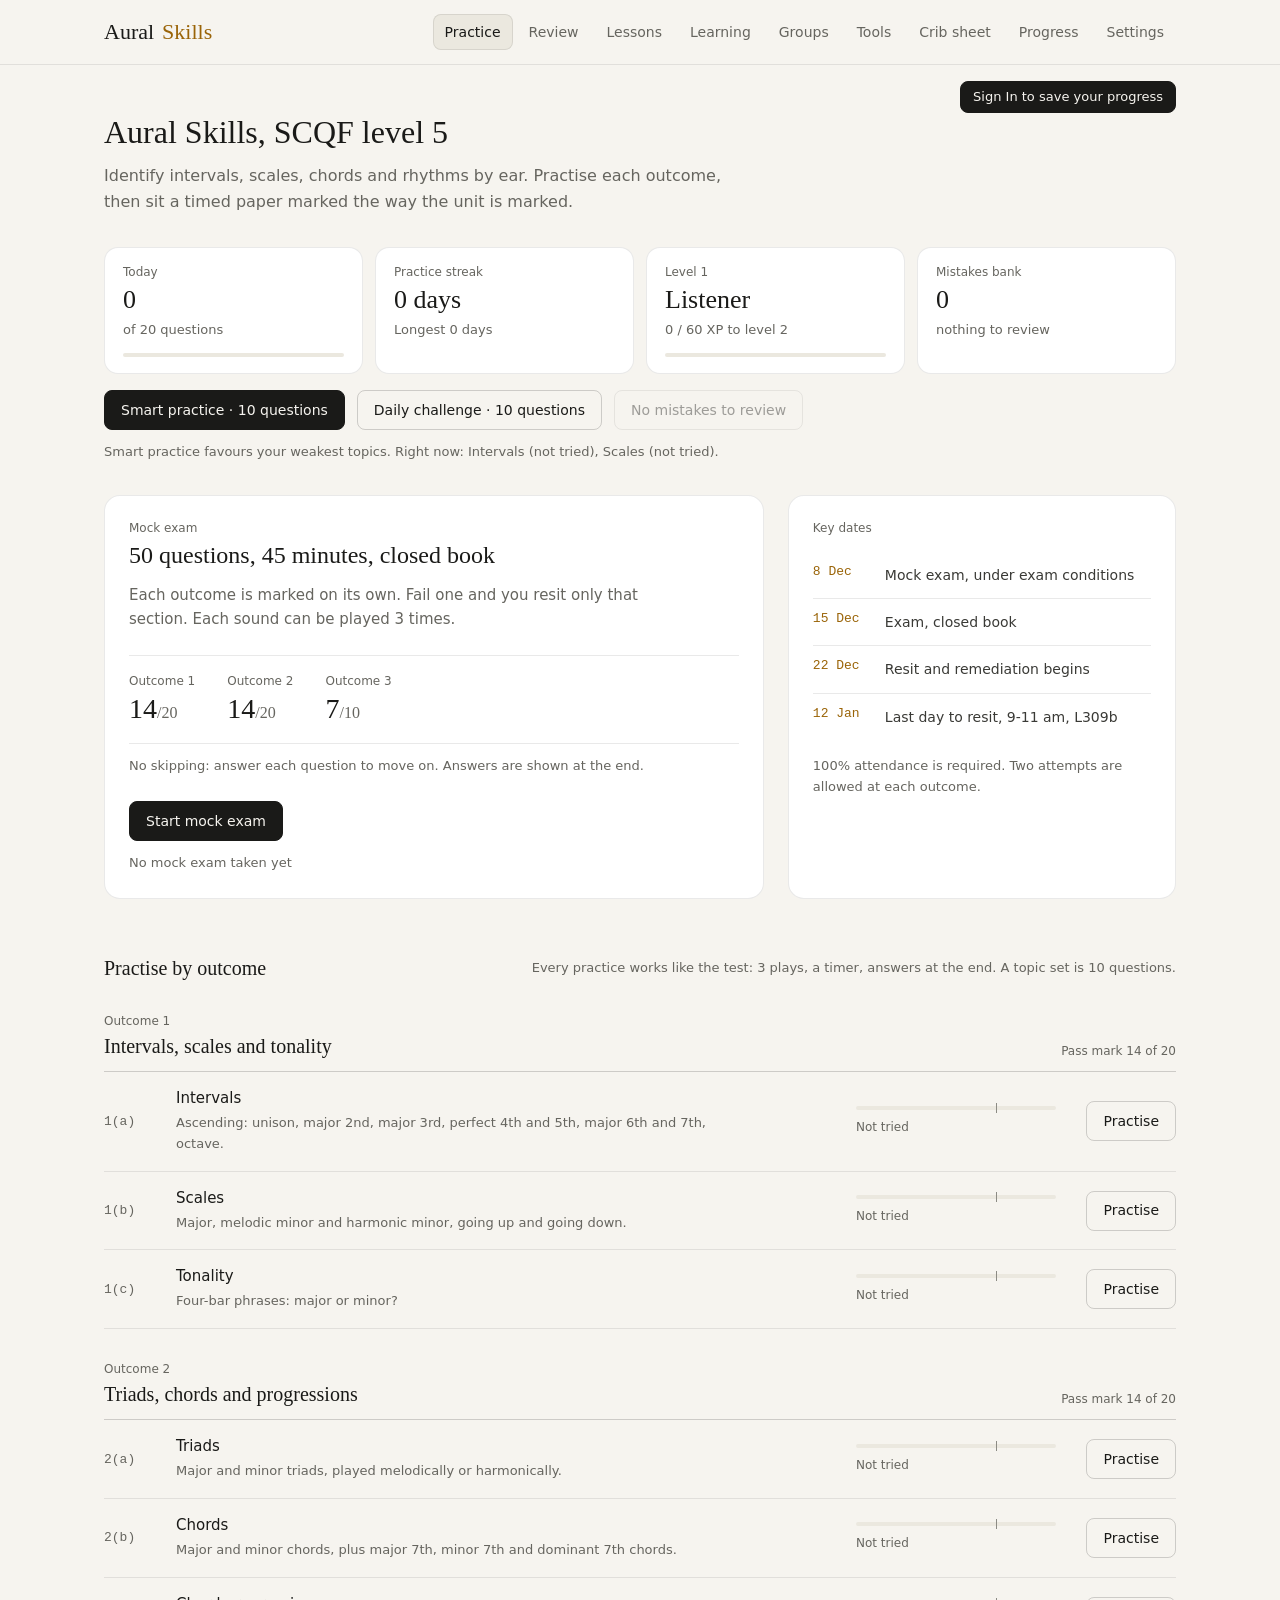
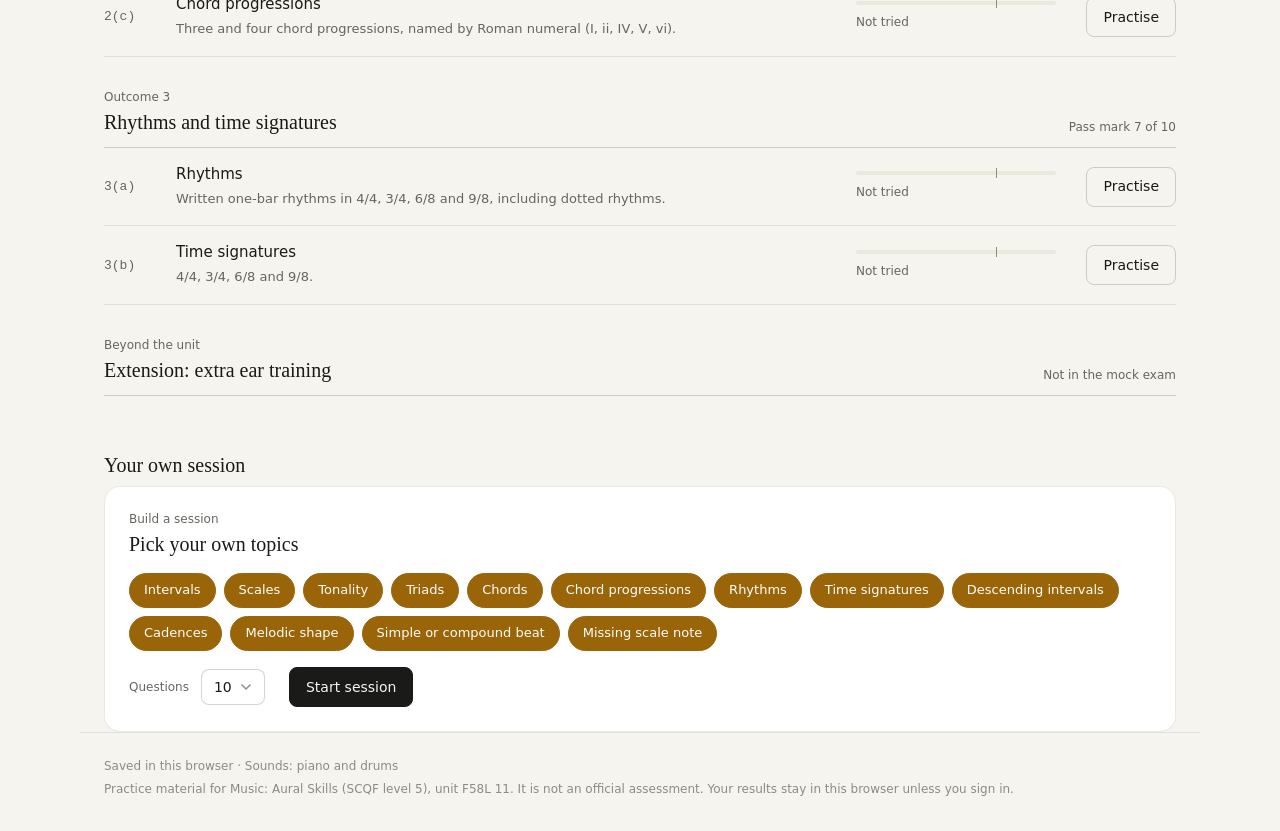
<file: index.html>
<!doctype html>
<html lang="en-GB">
<head>
  <meta charset="utf-8">
  <meta name="viewport" content="width=device-width, initial-scale=1">
  <meta name="color-scheme" content="dark light">
  <meta name="theme-color" content="#141516">
  <title>Aural Skills: SCQF level 5 listening practice</title>
  <meta name="description" content="Listening practice and a timed mock exam for Music: Aural Skills (SCQF level 5, unit F58L 11): intervals, scales, tonality, triads, chords, progressions, rhythms and time signatures.">
  <link rel="icon" href="data:image/svg+xml,%3Csvg xmlns='http://www.w3.org/2000/svg' viewBox='0 0 100 100'%3E%3Crect width='100' height='100' rx='20' fill='%23d9a54c'/%3E%3Ctext x='50' y='72' font-size='64' font-family='Georgia,serif' text-anchor='middle' fill='%231a1306'%3EA%3C/text%3E%3C/svg%3E">
  <link rel="manifest" href="manifest.webmanifest">
  <link rel="apple-touch-icon" href="icon.svg">
  <script>try{var t=JSON.parse(localStorage.getItem("aural-trainer-progress-v2")).settings.theme;document.documentElement.dataset.theme=t==="light"||t==="dark"?t:"auto"}catch(e){document.documentElement.dataset.theme="auto"}</script>
  <link rel="stylesheet" href="style.css?v=9">
</head>
<body>
  <header class="top">
    <div class="wrap bar">
      <h1 class="mark">Aural<span>Skills</span></h1>
      <nav aria-label="Main">
        <button class="navbtn" data-nav="home">Practice</button>
        <button class="navbtn" data-nav="groups">Groups</button>
        <button class="navbtn" data-nav="lessons">Lessons</button>
        <button class="navbtn" data-nav="learning">Learning</button>
        <button class="navbtn" data-nav="crib">Crib sheet</button>
        <button class="navbtn" data-nav="progress">Progress</button>
      </nav>
    </div>
  </header>

  <main id="app" class="wrap"></main>

  <noscript><p class="wrap">This trainer needs JavaScript to play and check sounds.</p></noscript>

  <footer class="wrap disclaimer">
    <p id="foot-info">Saved in this browser</p>
    <p>Practice material for Music: Aural Skills (SCQF level 5), unit F58L 11. It is not an official assessment. Your results stay in this browser unless you sign in.</p>
  </footer>

  <script src="js/theory.js?v=9"></script>
  <script src="js/synth.js?v=9"></script>
  <script src="js/ex_pitch.js?v=9"></script>
  <script src="js/ex_rhythm.js?v=9"></script>
  <script src="js/notation.js?v=9"></script>
  <script src="js/ex_extra.js?v=9"></script>
  <script src="js/exercises.js?v=9"></script>
  <script src="js/crib.js?v=9"></script>
  <script src="js/learning.js?v=9"></script>
  <script src="js/lessons.js?v=9"></script>
  <script src="js/progress.js?v=9"></script>
  <script src="js/plus.js?v=9"></script>
  <script src="js/account.js?v=9"></script>
  <script src="js/app.js?v=9"></script>
</body>
</html>
</file>
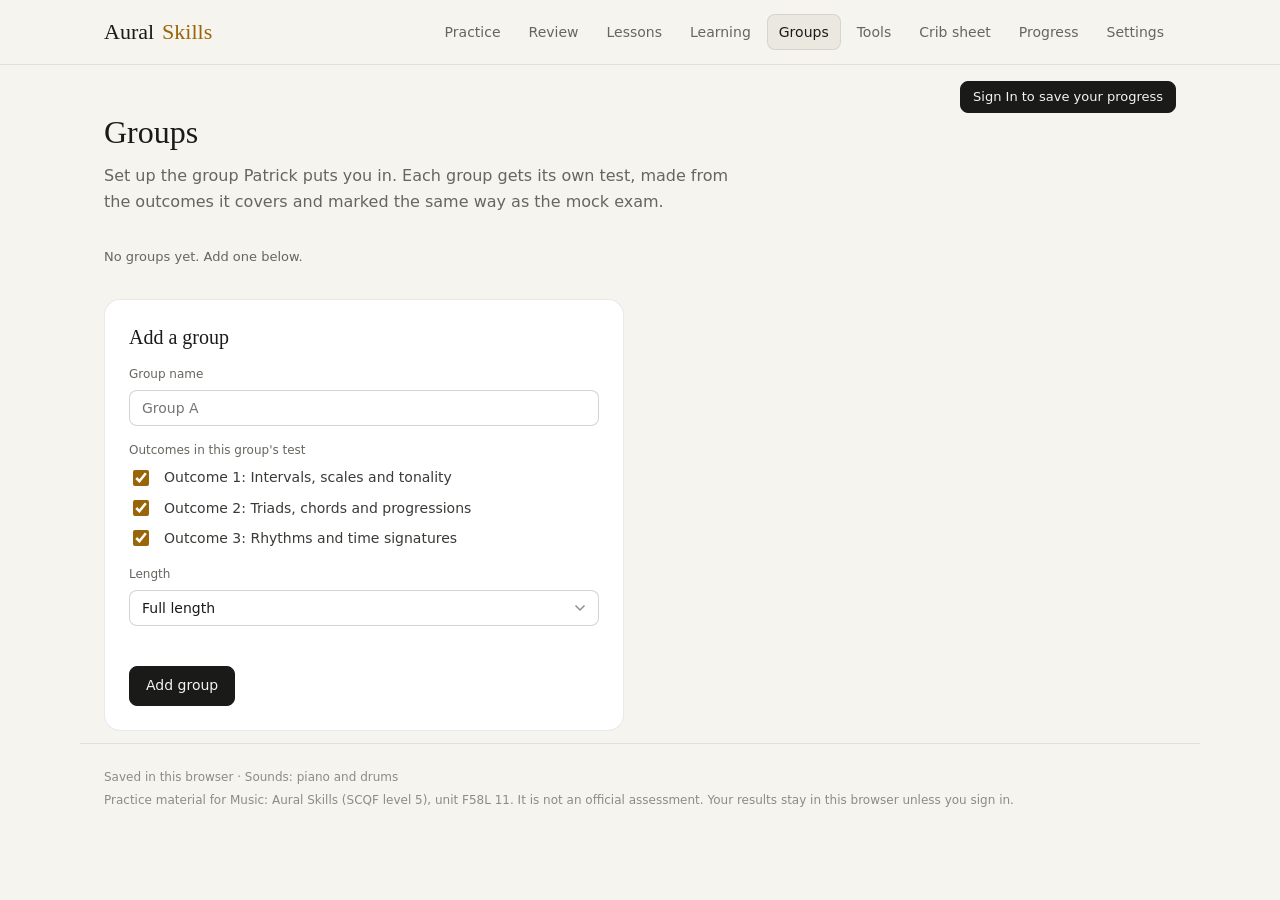
<file: groups/index.html>
<!doctype html>
<html lang="en-GB">
<head>
  <meta charset="utf-8">
  <meta name="viewport" content="width=device-width, initial-scale=1">
  <meta name="color-scheme" content="dark light">
  <meta name="theme-color" content="#141516">
  <title>Groups: Aural Skills</title>
  <meta name="description" content="Listening practice and a timed mock exam for Music: Aural Skills (SCQF level 5, unit F58L 11): intervals, scales, tonality, triads, chords, progressions, rhythms and time signatures.">
  <link rel="icon" href="data:image/svg+xml,%3Csvg xmlns='http://www.w3.org/2000/svg' viewBox='0 0 100 100'%3E%3Crect width='100' height='100' rx='20' fill='%23d9a54c'/%3E%3Ctext x='50' y='72' font-size='64' font-family='Georgia,serif' text-anchor='middle' fill='%231a1306'%3EA%3C/text%3E%3C/svg%3E">
  <link rel="manifest" href="../manifest.webmanifest">
  <link rel="apple-touch-icon" href="../icon.svg">
  <script>try{var t=JSON.parse(localStorage.getItem("aural-trainer-progress-v2")).settings.theme;document.documentElement.dataset.theme=t==="light"||t==="dark"?t:"auto"}catch(e){document.documentElement.dataset.theme="auto"}</script>
  <link rel="stylesheet" href="../style.css?v=9">
</head>
<body data-page="groups">
  <header class="top">
    <div class="wrap bar">
      <h1 class="mark">Aural<span>Skills</span></h1>
      <nav aria-label="Main">
        <button class="navbtn" data-nav="home">Practice</button>
        <button class="navbtn" data-nav="groups">Groups</button>
        <button class="navbtn" data-nav="lessons">Lessons</button>
        <button class="navbtn" data-nav="learning">Learning</button>
        <button class="navbtn" data-nav="crib">Crib sheet</button>
        <button class="navbtn" data-nav="progress">Progress</button>
      </nav>
    </div>
  </header>

  <main id="app" class="wrap"></main>

  <noscript><p class="wrap">This trainer needs JavaScript to play and check sounds.</p></noscript>

  <footer class="wrap disclaimer">
    <p id="foot-info">Saved in this browser</p>
    <p>Practice material for Music: Aural Skills (SCQF level 5), unit F58L 11. It is not an official assessment. Your results stay in this browser unless you sign in.</p>
  </footer>

  <script src="../js/theory.js?v=9"></script>
  <script src="../js/synth.js?v=9"></script>
  <script src="../js/ex_pitch.js?v=9"></script>
  <script src="../js/ex_rhythm.js?v=9"></script>
  <script src="../js/notation.js?v=9"></script>
  <script src="../js/ex_extra.js?v=9"></script>
  <script src="../js/exercises.js?v=9"></script>
  <script src="../js/crib.js?v=9"></script>
  <script src="../js/learning.js?v=9"></script>
  <script src="../js/lessons.js?v=9"></script>
  <script src="../js/progress.js?v=9"></script>
  <script src="../js/plus.js?v=9"></script>
  <script src="../js/account.js?v=9"></script>
  <script src="../js/app.js?v=9"></script>
</body>
</html>
</file>
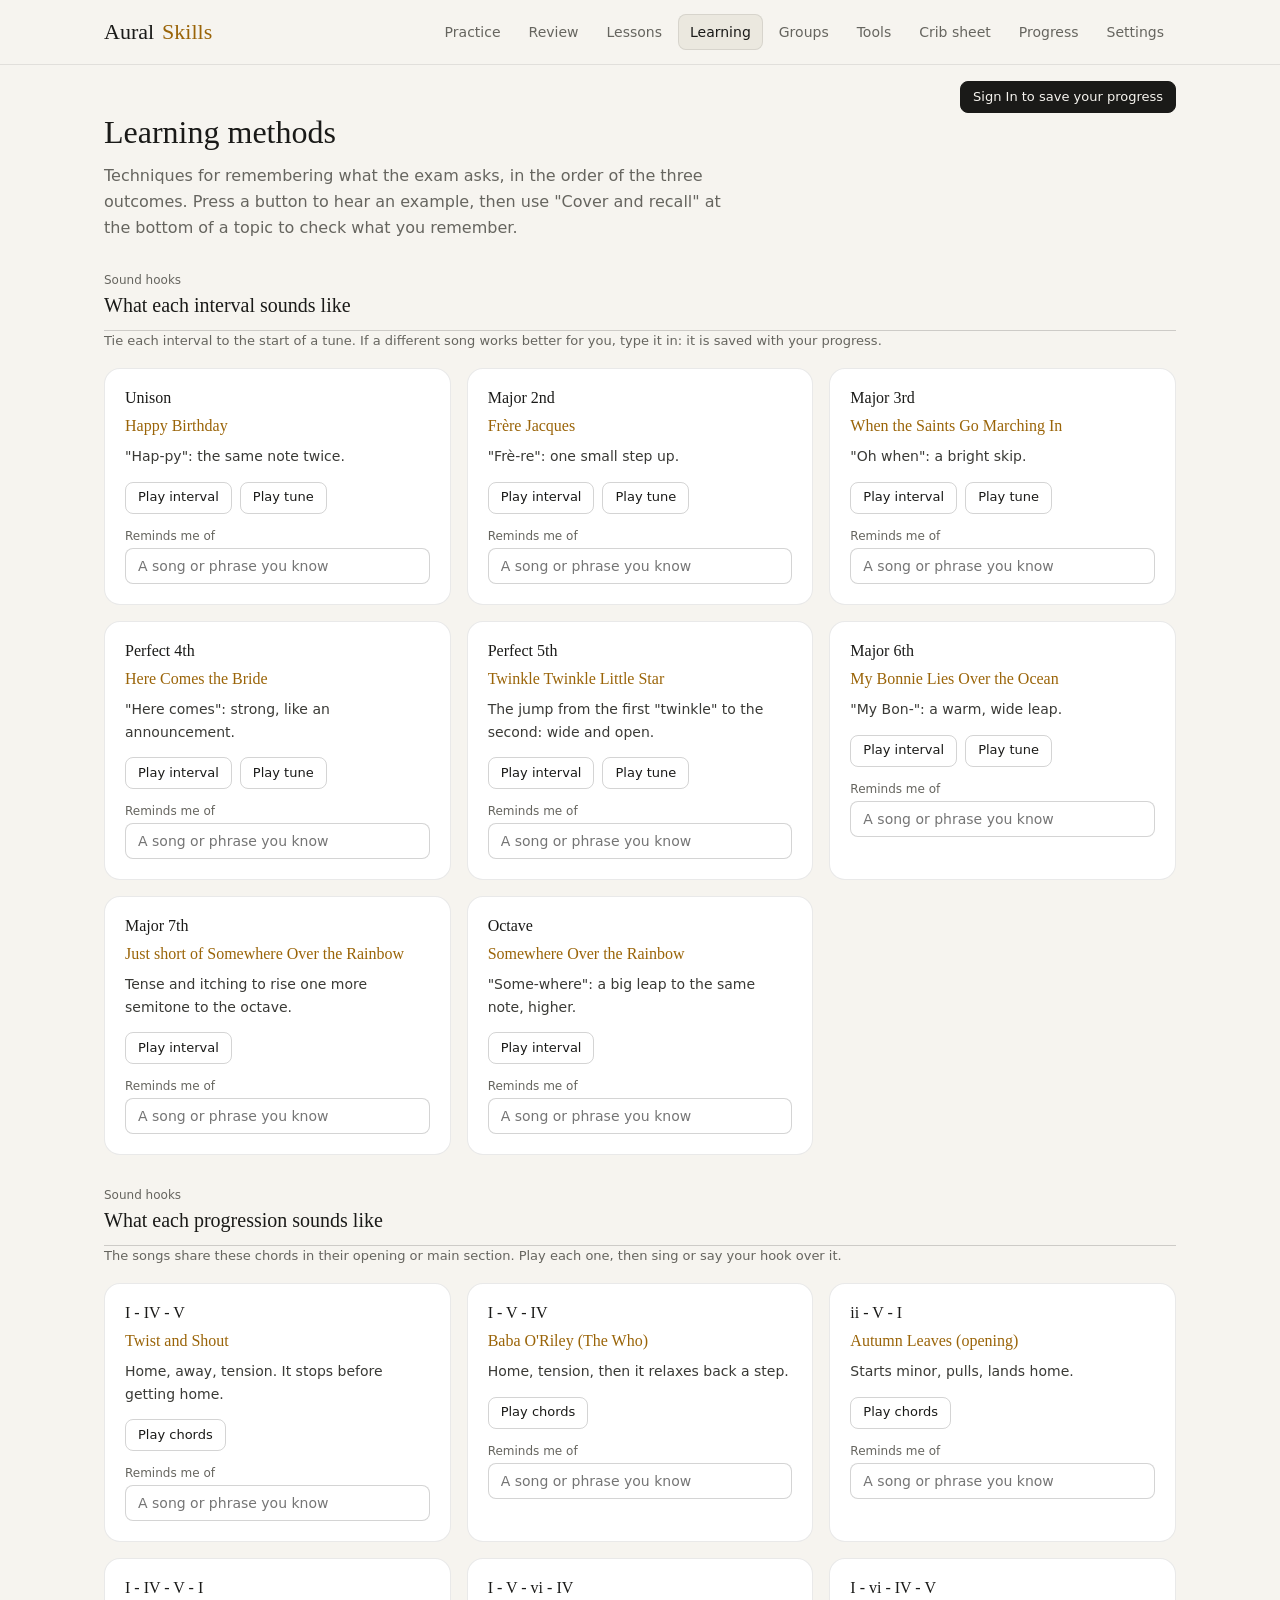
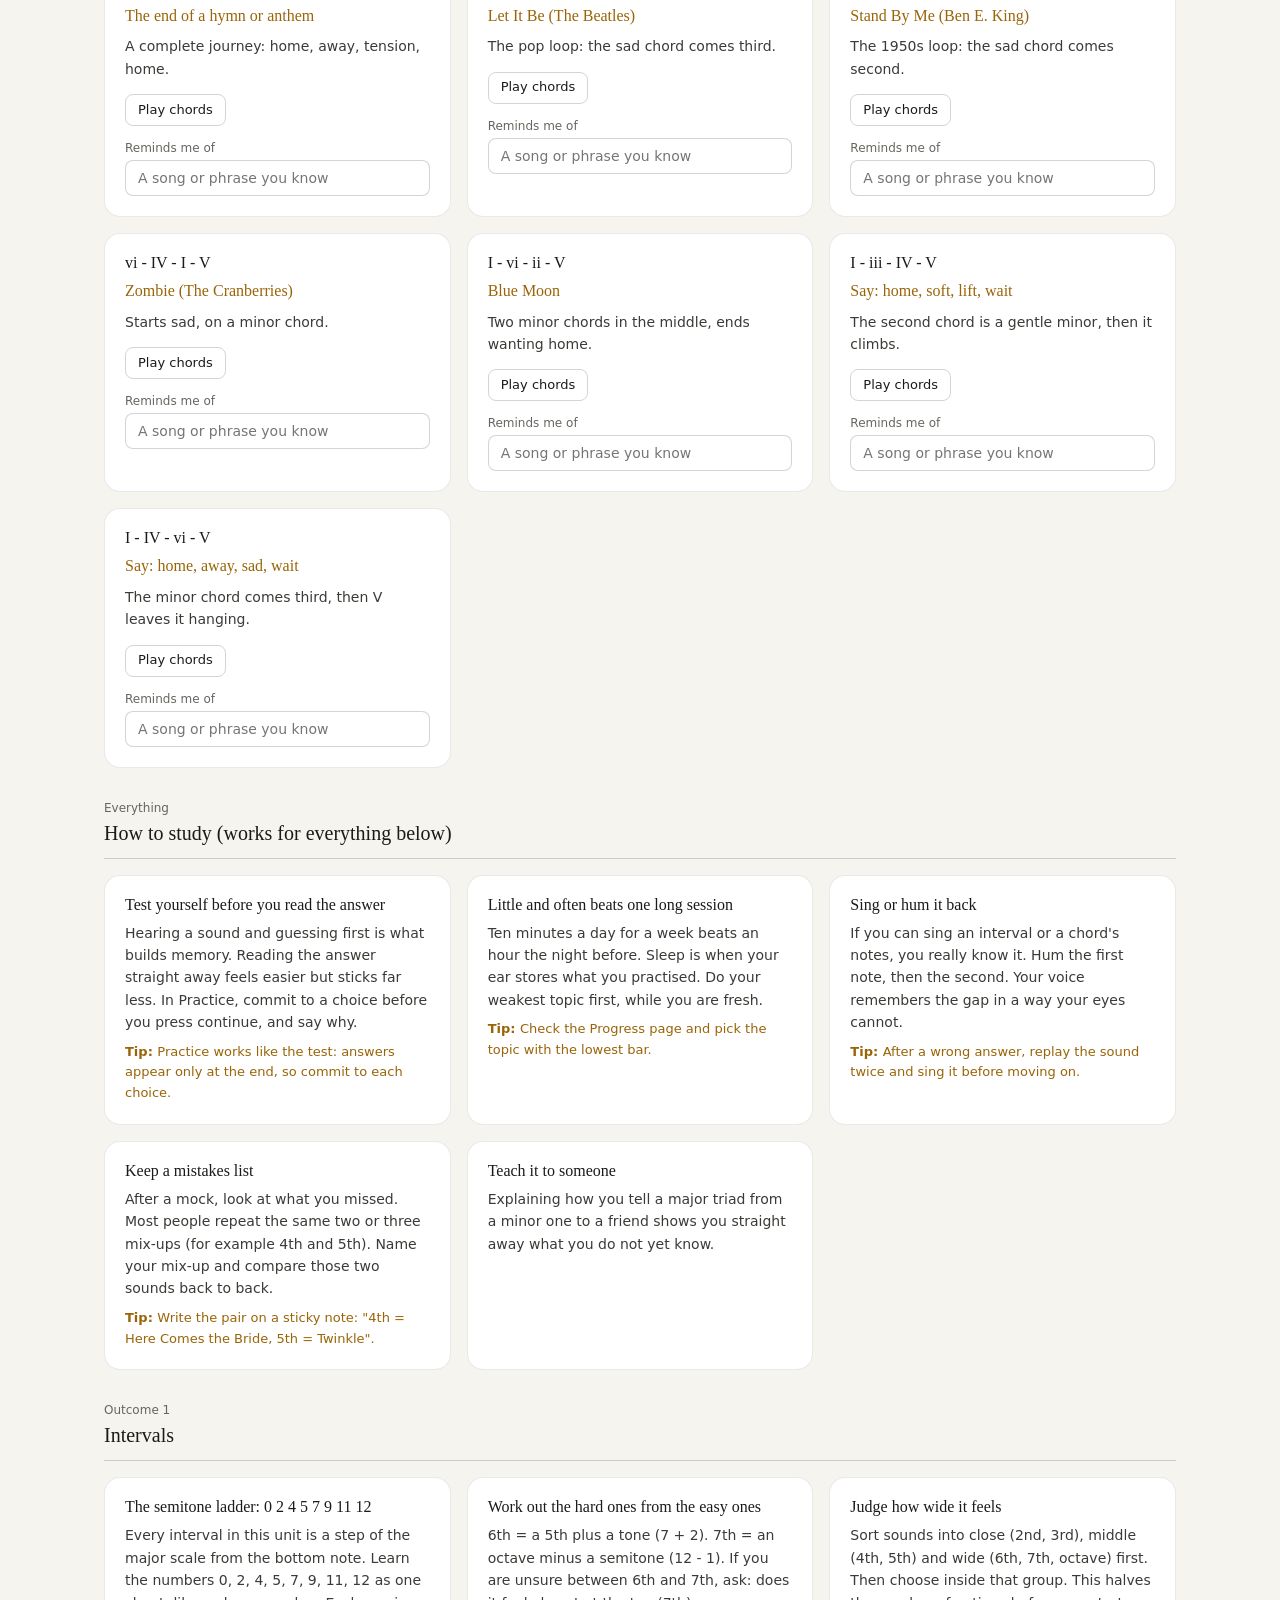
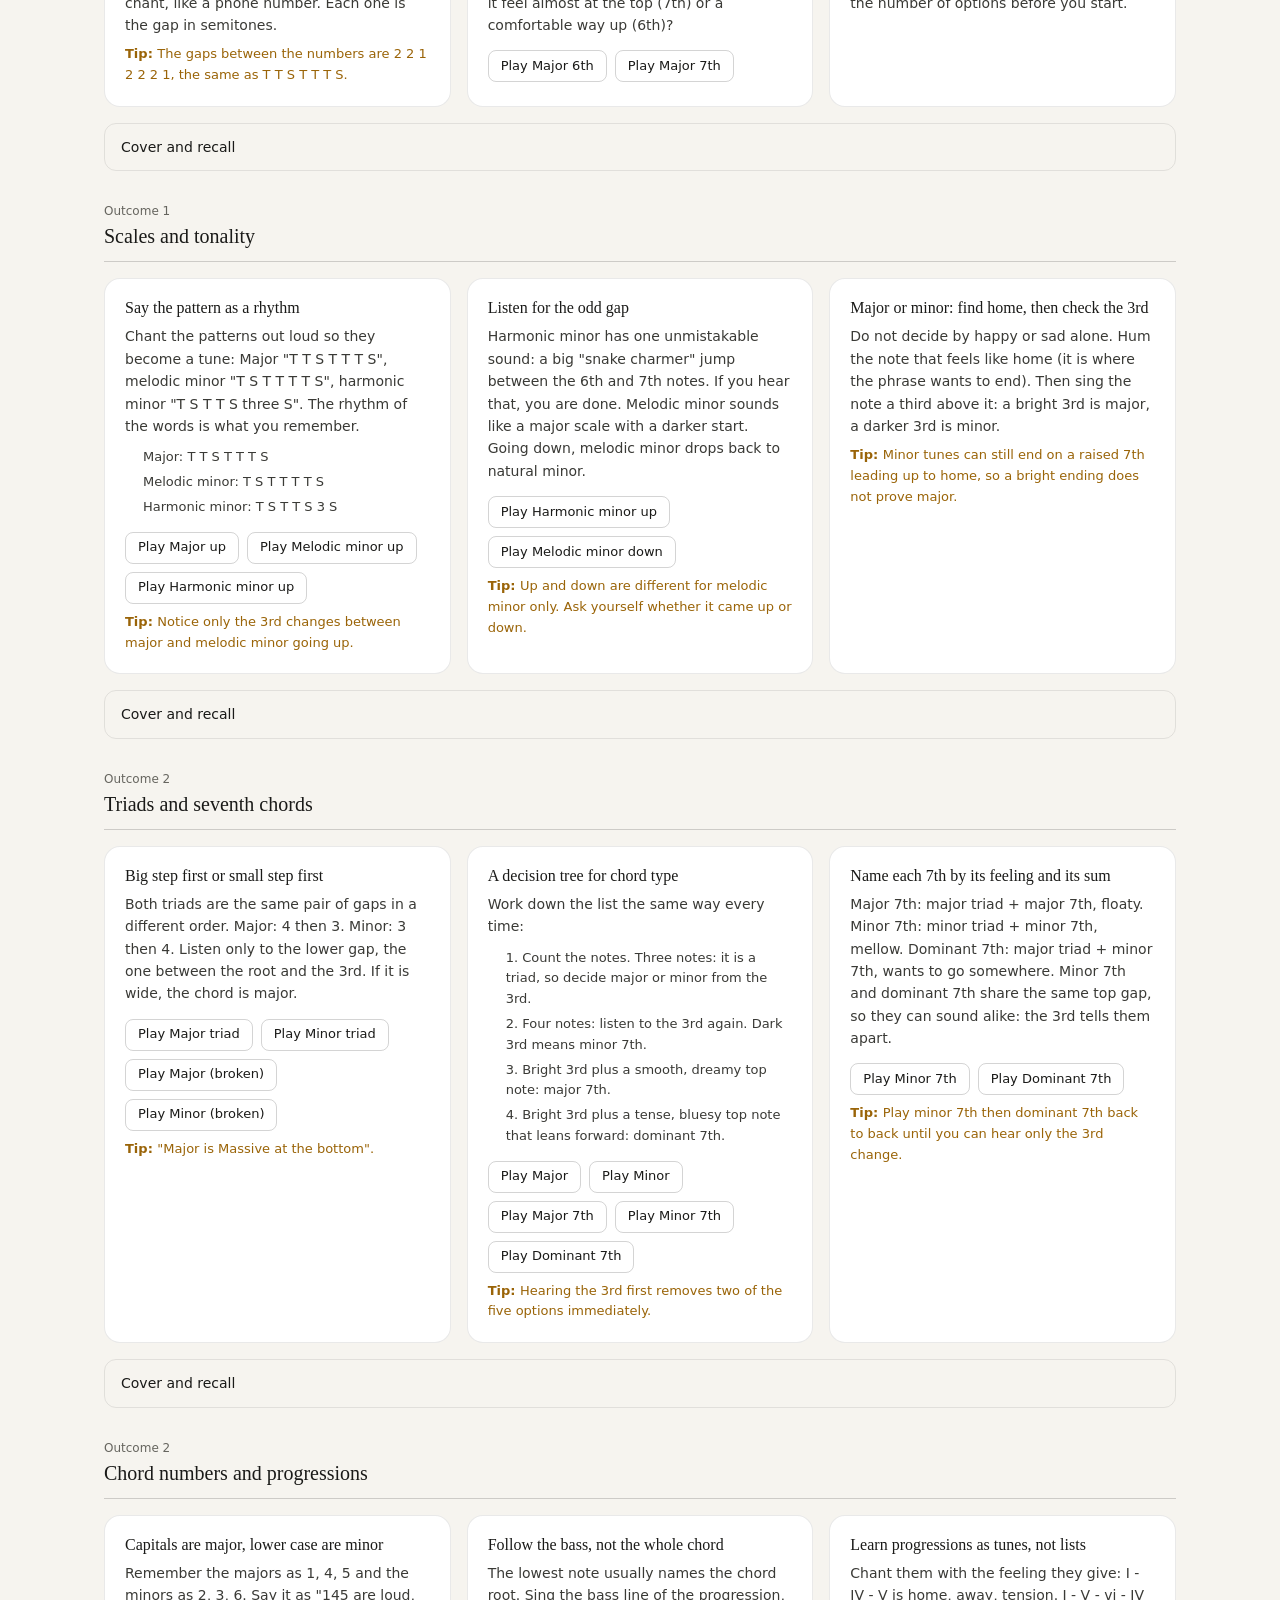
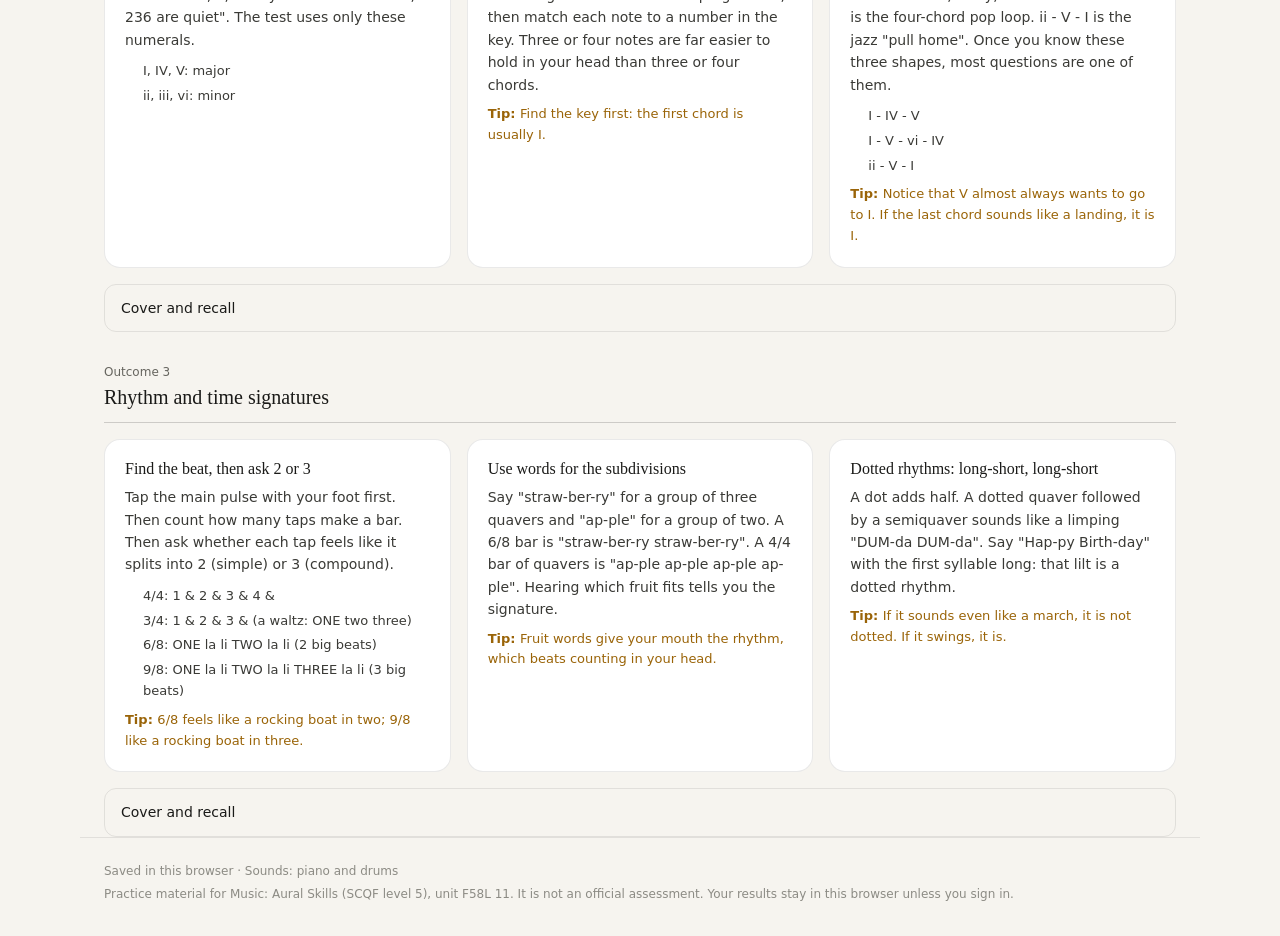
<file: learning/index.html>
<!doctype html>
<html lang="en-GB">
<head>
  <meta charset="utf-8">
  <meta name="viewport" content="width=device-width, initial-scale=1">
  <meta name="color-scheme" content="dark light">
  <meta name="theme-color" content="#141516">
  <title>Learning methods: Aural Skills</title>
  <meta name="description" content="Listening practice and a timed mock exam for Music: Aural Skills (SCQF level 5, unit F58L 11): intervals, scales, tonality, triads, chords, progressions, rhythms and time signatures.">
  <link rel="icon" href="data:image/svg+xml,%3Csvg xmlns='http://www.w3.org/2000/svg' viewBox='0 0 100 100'%3E%3Crect width='100' height='100' rx='20' fill='%23d9a54c'/%3E%3Ctext x='50' y='72' font-size='64' font-family='Georgia,serif' text-anchor='middle' fill='%231a1306'%3EA%3C/text%3E%3C/svg%3E">
  <link rel="manifest" href="../manifest.webmanifest">
  <link rel="apple-touch-icon" href="../icon.svg">
  <script>try{var t=JSON.parse(localStorage.getItem("aural-trainer-progress-v2")).settings.theme;document.documentElement.dataset.theme=t==="light"||t==="dark"?t:"auto"}catch(e){document.documentElement.dataset.theme="auto"}</script>
  <link rel="stylesheet" href="../style.css?v=9">
</head>
<body data-page="learning">
  <header class="top">
    <div class="wrap bar">
      <h1 class="mark">Aural<span>Skills</span></h1>
      <nav aria-label="Main">
        <button class="navbtn" data-nav="home">Practice</button>
        <button class="navbtn" data-nav="groups">Groups</button>
        <button class="navbtn" data-nav="lessons">Lessons</button>
        <button class="navbtn" data-nav="learning">Learning</button>
        <button class="navbtn" data-nav="crib">Crib sheet</button>
        <button class="navbtn" data-nav="progress">Progress</button>
      </nav>
    </div>
  </header>

  <main id="app" class="wrap"></main>

  <noscript><p class="wrap">This trainer needs JavaScript to play and check sounds.</p></noscript>

  <footer class="wrap disclaimer">
    <p id="foot-info">Saved in this browser</p>
    <p>Practice material for Music: Aural Skills (SCQF level 5), unit F58L 11. It is not an official assessment. Your results stay in this browser unless you sign in.</p>
  </footer>

  <script src="../js/theory.js?v=9"></script>
  <script src="../js/synth.js?v=9"></script>
  <script src="../js/ex_pitch.js?v=9"></script>
  <script src="../js/ex_rhythm.js?v=9"></script>
  <script src="../js/notation.js?v=9"></script>
  <script src="../js/ex_extra.js?v=9"></script>
  <script src="../js/exercises.js?v=9"></script>
  <script src="../js/crib.js?v=9"></script>
  <script src="../js/learning.js?v=9"></script>
  <script src="../js/lessons.js?v=9"></script>
  <script src="../js/progress.js?v=9"></script>
  <script src="../js/plus.js?v=9"></script>
  <script src="../js/account.js?v=9"></script>
  <script src="../js/app.js?v=9"></script>
</body>
</html>
</file>
<file: style.css>
/* Quiet graphite, one brass accent, serif headings. Spacing on a 4px grid. */
:root {
  --bg: #141516;
  --surface: #1a1b1d;
  --raise: #222325;
  --line: rgba(239, 237, 232, .08);
  --line-hi: rgba(239, 237, 232, .16);
  --fg: #efede8;
  --text: #c8c6c0;
  --muted: #918f89;
  --dim: #6e6d68;
  --accent: #d9a54c;
  --on-accent: #1a1306;
  --good: #7cc596;
  --bad: #e58a80;
  --good-bg: rgba(124, 197, 150, .10);
  --bad-bg: rgba(229, 138, 128, .10);
  --serif: "Iowan Old Style", "Palatino Linotype", Palatino, "Book Antiqua", Georgia, serif;
  --sans: Inter, system-ui, -apple-system, "Segoe UI", Roboto, sans-serif;
  --mono: ui-monospace, "SF Mono", "Cascadia Mono", Menlo, Consolas, monospace;
  --ease: cubic-bezier(.2, 0, 0, 1);
  color-scheme: dark;
}

* { box-sizing: border-box; }
html { background: var(--bg); }
body { margin: 0; background: var(--bg); color: var(--text); font: 15px/1.6 var(--sans); }
.wrap { max-width: 1120px; margin: 0 auto; padding: 0 24px; }
h1, h2, h3, h4, p, dl, dd, ol, ul { margin: 0; padding: 0; }
ul, ol { list-style: none; }
button, select, input { font: inherit; color: inherit; }
:focus-visible { outline: 2px solid var(--accent); outline-offset: 2px; }

/* ---------- top bar ---------- */
.top { border-bottom: 1px solid var(--line); }
.bar { display: flex; align-items: center; justify-content: space-between; height: 64px; }
.mark { font: 500 22px var(--serif); color: var(--fg); letter-spacing: 0; }
.mark span { color: var(--accent); margin-left: 8px; }
nav { display: flex; gap: 4px; }
.navbtn {
  background: none; border: 0; cursor: pointer; border-radius: 8px; height: 36px; padding: 0 12px;
  font-size: 14px; color: var(--muted); transition: color .15s var(--ease), background-color .15s var(--ease);
}
.navbtn:hover { color: var(--fg); background: var(--raise); }
.navbtn.on { color: var(--fg); background: var(--raise); box-shadow: inset 0 0 0 1px var(--line); }

main { padding-top: 40px; padding-bottom: 64px; min-height: 70vh; }

/* ---------- type ---------- */
h2 { font: 500 32px/1.2 var(--serif); color: var(--fg); }
h3 { font: 500 20px/1.3 var(--serif); color: var(--fg); }
h4 { font-size: 15px; font-weight: 500; color: var(--fg); line-height: 1.4; }
.meta, .k { font-size: 12px; line-height: 16px; color: var(--muted); }
.note { font-size: 13px; color: var(--muted); }
.ok { color: var(--good); }
.no { color: var(--bad); }
.lead { max-width: 640px; margin-bottom: 32px; }
.lead p { margin-top: 12px; color: var(--muted); font-size: 16px; }
.section-title { font: 500 20px/1.3 var(--serif); }

/* ---------- controls ---------- */
.btn {
  display: inline-flex; align-items: center; justify-content: center; height: 40px; padding: 0 16px; cursor: pointer;
  background: none; border: 1px solid var(--line-hi); border-radius: 8px; color: var(--fg); font-size: 14px; font-weight: 500;
  transition: background-color .15s var(--ease), border-color .15s var(--ease), transform .15s var(--ease);
}
.btn:hover:not(:disabled) { background: var(--raise); border-color: var(--muted); }
.btn:active:not(:disabled) { transform: scale(.98); }
.btn:disabled { opacity: .4; cursor: not-allowed; }
.btn.primary { background: var(--fg); color: var(--bg); border-color: var(--fg); }
.btn.primary:hover:not(:disabled) { background: #fff; border-color: #fff; }
.btn.small { height: 32px; padding: 0 12px; font-size: 13px; }
.btn.danger { color: var(--bad); border-color: var(--bad); }
.btn.danger:hover:not(:disabled) { background: var(--bad-bg); border-color: var(--bad); }

.field {
  height: 36px; background: var(--surface); border: 1px solid var(--line-hi); border-radius: 8px; color: var(--fg);
  padding: 0 32px 0 12px; font-size: 14px; appearance: none; cursor: pointer;
  background-image: url("data:image/svg+xml,%3Csvg xmlns='http://www.w3.org/2000/svg' width='12' height='8' viewBox='0 0 12 8' fill='none' stroke='%23918f89' stroke-width='1.5'%3E%3Cpath d='M1.5 1.5l4.5 4.5 4.5-4.5'/%3E%3C/svg%3E");
  background-repeat: no-repeat; background-position: right 12px center;
}
.field option { background: var(--bg); }
.lbl { display: flex; align-items: center; gap: 12px; }

.switch { display: inline-flex; align-items: center; gap: 12px; cursor: pointer; background: none; border: 0; padding: 0; height: 40px; font-size: 14px; color: var(--text); }
.switch .box { width: 36px; height: 20px; border-radius: 10px; border: 1px solid var(--line-hi); background: var(--raise); position: relative; flex: none; transition: background-color .15s var(--ease); }
.switch .box::after { content: ""; position: absolute; top: 3px; left: 3px; width: 12px; height: 12px; border-radius: 50%; background: var(--muted); transition: transform .15s var(--ease), background-color .15s var(--ease); }
.switch[aria-checked="true"] .box { background: var(--accent); border-color: var(--accent); }
.switch[aria-checked="true"] .box::after { transform: translateX(16px); background: var(--on-accent); }

/* ---------- panels ---------- */
.panel { background: var(--surface); border: 1px solid var(--line); border-radius: 16px; padding: 24px; }
.row { display: flex; gap: 24px; align-items: center; flex-wrap: wrap; }
.alert { background: var(--bad-bg); border: 1px solid var(--bad); border-radius: 8px; padding: 12px 16px; margin-bottom: 16px; color: var(--fg); }

.split { display: grid; grid-template-columns: minmax(0, 1.7fr) minmax(0, 1fr); gap: 24px; }
.exam > * + * { margin-top: 12px; }
.exam h3 { font-size: 24px; margin-top: 4px; }
.exam > p:not(.meta):not(.note) { color: var(--muted); max-width: 520px; }
.exam .row { margin-top: 24px; }
.marks { display: flex; gap: 32px; margin-top: 24px; padding: 16px 0; border-block: 1px solid var(--line); }
.marks dt { font-size: 12px; color: var(--muted); }
.marks dd { font: 500 28px/1.3 var(--serif); color: var(--fg); font-variant-numeric: tabular-nums; }
.marks dd span { font-size: 16px; color: var(--muted); }
.dates ol { margin-top: 16px; }
.dates li { display: grid; grid-template-columns: 56px 1fr; gap: 16px; padding: 12px 0; border-bottom: 1px solid var(--line); font-size: 14px; }
.dates li:last-child { border-bottom: 0; }
.dates time { font: 500 13px var(--mono); color: var(--accent); font-variant-numeric: tabular-nums; }
.dates .note { margin-top: 16px; }

/* ---------- outcomes and topics ---------- */
.settings { display: flex; align-items: center; justify-content: space-between; gap: 16px; margin: 56px 0 8px; flex-wrap: wrap; }
.outcome { margin-top: 32px; }
.outcome > header { display: flex; justify-content: space-between; align-items: flex-end; gap: 16px; padding-bottom: 12px; border-bottom: 1px solid var(--line-hi); }
.outcome h3 { margin-top: 4px; }
.cut { text-align: right; }
.topic {
  display: grid; grid-template-columns: 48px minmax(0, 1fr) 200px 96px; gap: 24px; align-items: center;
  padding: 16px 0; border-bottom: 1px solid var(--line);
}
.pc { font: 500 13px var(--mono); color: var(--muted); }
.topic-text p { font-size: 13px; color: var(--muted); margin-top: 4px; max-width: 560px; }
.topic-score { display: grid; gap: 8px; font-size: 12px; color: var(--muted); font-variant-numeric: tabular-nums; }
.topic .btn { justify-self: end; }

.bar-meter { position: relative; height: 4px; border-radius: 2px; background: var(--raise); min-width: 80px; }
.bar-meter i { position: absolute; inset: 0 auto 0 0; border-radius: 2px; background: var(--muted); }
.bar-meter.met i { background: var(--accent); }
.bar-meter b { position: absolute; top: -3px; width: 1px; height: 10px; background: var(--dim); }

/* ---------- question screen ---------- */
.quiz { padding: 32px; }
.qtop { display: flex; flex-wrap: wrap; justify-content: space-between; gap: 8px; margin-bottom: 16px; }
.strip { display: flex; gap: 2px; margin-bottom: 24px; }
.strip .blk { flex: 1; height: 4px; border-radius: 2px; background: var(--raise); min-width: 3px; transition: background-color .15s var(--ease); }
.strip .blk.done { background: var(--muted); }
.strip .blk.ok { background: var(--good); }
.strip .blk.no { background: var(--bad); }
.strip .blk.cur { background: var(--accent); }

.hud { display: flex; gap: 40px; margin-bottom: 24px; }
.hud .v { font: 500 20px/1.4 var(--mono); color: var(--fg); font-variant-numeric: tabular-nums; }
.hud .v.ok { color: var(--good); }
.hud .v.low { color: var(--bad); }

.prompt { font-size: 24px; line-height: 1.35; max-width: 720px; margin-bottom: 24px; }

.stage { position: relative; border: 1px solid var(--line); border-radius: 12px; background: var(--bg); margin-bottom: 16px; overflow: hidden; }
.stage canvas { display: block; width: 100%; height: 160px; }
.stage .tl, .stage .tr { position: absolute; top: 12px; font-size: 12px; line-height: 16px; color: var(--muted); pointer-events: none; }
.stage .tl { left: 16px; }
.stage .tr { right: 16px; display: flex; align-items: center; gap: 8px; }
.stage .tr::before { content: ""; width: 6px; height: 6px; border-radius: 50%; background: var(--dim); }
.stage .tr.live { color: var(--accent); }
.stage .tr.live::before { background: var(--accent); }
.playrow { display: flex; align-items: center; gap: 16px; flex-wrap: wrap; margin-bottom: 24px; }

.options { display: grid; grid-template-columns: repeat(auto-fit, minmax(280px, 1fr)); gap: 8px; }
.opt {
  display: flex; align-items: center; gap: 16px; padding: 0 16px; min-height: 56px; text-align: left; cursor: pointer;
  background: var(--bg); border: 1px solid var(--line-hi); border-radius: 12px; color: var(--fg); font-size: 16px;
  transition: background-color .15s var(--ease), border-color .15s var(--ease), opacity .15s var(--ease);
}
.opt .num { width: 20px; flex: none; font: 500 13px var(--mono); color: var(--muted); }
.opt:hover:not(:disabled) { background: var(--raise); border-color: var(--muted); }
.opt:disabled { cursor: default; }
.opt.sel { border-color: var(--accent); background: rgba(217, 165, 76, .08); }
.opt.sel .num { color: var(--accent); }
.opt.right { background: var(--good-bg); border-color: var(--good); }
.opt.right .num { color: var(--good); }
.opt.wrong { background: var(--bad-bg); border-color: var(--bad); }
.opt.wrong .num { color: var(--bad); }
.opt.dimmed { opacity: .45; }
.options.pics .opt { padding: 12px 16px; }
.opt .pic { display: grid; gap: 4px; flex: 1; min-width: 0; }
.opt .pic .txt { font-size: 13px; color: var(--muted); }
.rhythm-pic { display: block; width: 100%; max-width: 300px; height: auto; color: var(--fg); }
.pic-review { color: var(--fg); margin: 8px 0; max-width: 300px; }
.btn.skip { margin-left: auto; }

.feedback { margin-top: 24px; border-radius: 12px; padding: 20px 24px; border: 1px solid var(--line-hi); }
.feedback > * + * { margin-top: 8px; }
.feedback.good { border-color: var(--good); background: var(--good-bg); }
.feedback.bad { border-color: var(--bad); background: var(--bad-bg); }
.verdict { font: 500 20px/1.3 var(--serif); }
.feedback.good .verdict { color: var(--good); }
.feedback.bad .verdict { color: var(--bad); }
.feedback .why { max-width: 720px; color: var(--text); }
.actions { display: flex; gap: 12px; flex-wrap: wrap; margin-top: 24px; }
.feedback .actions { margin-top: 16px; }
.keys { margin-top: 32px; font-size: 12px; color: var(--dim); }
kbd { font: 500 11px var(--mono); border: 1px solid var(--line-hi); border-radius: 4px; padding: 2px 6px; color: var(--muted); margin: 0 4px 0 12px; }
.keys kbd:first-child { margin-left: 0; }

/* ---------- results, progress, crib ---------- */
.results h2 { margin: 4px 0 24px; }
.sections { display: grid; gap: 8px; }
.sec { display: flex; justify-content: space-between; align-items: center; gap: 16px; padding: 16px 20px; border: 1px solid var(--line-hi); border-radius: 12px; background: var(--bg); }
.sec.pass { border-left: 3px solid var(--good); }
.sec.fail { border-left: 3px solid var(--bad); }
.sec-score { text-align: right; display: grid; }
.sec-score strong { font: 500 32px/1.2 var(--serif); color: var(--fg); font-variant-numeric: tabular-nums; }
.sec-score strong span { font-size: 16px; color: var(--muted); }
.advice { margin-top: 24px; max-width: 640px; }
.missed { margin-top: 40px; }
.missed .section-title { margin-bottom: 12px; }
details { border: 1px solid var(--line); border-radius: 12px; margin-top: 8px; }
details[open] { border-color: var(--line-hi); }
summary { cursor: pointer; padding: 12px 16px; font-size: 14px; color: var(--fg); display: flex; gap: 16px; align-items: baseline; }
details > :not(summary) { margin: 0 16px 12px; }
details > button { margin-bottom: 16px; }

.progress h2 { margin-bottom: 8px; }
.group { margin-top: 32px; }
table.t { border-collapse: collapse; width: 100%; }
.t th { text-align: left; font-size: 12px; font-weight: 400; color: var(--muted); padding: 8px 16px 8px 0; border-bottom: 1px solid var(--line-hi); }
.t td { padding: 12px 16px 12px 0; border-bottom: 1px solid var(--line); vertical-align: middle; font-size: 14px; }
.t td:first-child { color: var(--fg); }
.t td.bar-cell { width: 40%; }
.t td.num { font: 400 13px var(--mono); text-align: right; white-space: nowrap; padding-right: 0; color: var(--muted); font-variant-numeric: tabular-nums; }
.progress .section-title { margin-top: 48px; }
.hist { margin-top: 12px; }
.hist > div { display: flex; gap: 24px; align-items: baseline; padding: 12px 0; border-bottom: 1px solid var(--line); font-size: 14px; }
.hist time { color: var(--muted); width: 96px; }
.hist strong { font: 500 14px var(--mono); color: var(--fg); width: 56px; font-variant-numeric: tabular-nums; }
.hist .parts { display: flex; gap: 16px; font: 400 13px var(--mono); font-variant-numeric: tabular-nums; }

.crib-grid { display: grid; grid-template-columns: repeat(auto-fill, minmax(340px, 1fr)); gap: 16px; margin-top: 16px; }
.crib-grid .panel { padding: 20px; }
.crib-grid h4 { font: 500 16px var(--serif); margin-bottom: 8px; }
.crib-grid .t td { padding: 8px 16px 8px 0; font-size: 13px; }
.crib-grid .note { margin-top: 12px; }

.disclaimer { color: var(--dim); font-size: 12px; padding-top: 24px; padding-bottom: 32px; border-top: 1px solid var(--line); display: grid; gap: 4px; }

@media (max-width: 800px) {
  .split { grid-template-columns: 1fr; }
  .topic { grid-template-columns: 40px 1fr auto; gap: 8px 16px; }
  .topic-score { grid-column: 2 / 4; grid-row: 2; }
  .topic .btn { grid-row: 1; grid-column: 3; }
  .marks { gap: 24px; }
}
@media (max-width: 560px) {
  .wrap { padding: 0 16px; }
  h2 { font-size: 28px; }
  .quiz { padding: 20px; }
  .prompt { font-size: 20px; }
  .options { grid-template-columns: 1fr; }
  .hud { gap: 24px; flex-wrap: wrap; }
  .t td.bar-cell { display: none; }
  .hist > div { flex-wrap: wrap; gap: 8px 16px; }
  .outcome > header { flex-direction: column; align-items: flex-start; }
  .cut { text-align: left; }
  .crib-grid { grid-template-columns: 1fr; }
  .sec { flex-direction: column; align-items: flex-start; }
  .sec-score { text-align: left; }
}

@media (prefers-reduced-motion: no-preference) {
  .feedback { animation: rise .2s var(--ease); }
  @keyframes rise { from { transform: translateY(4px); opacity: 0; } to { transform: none; opacity: 1; } }
}

/* ---------- groups ---------- */
.group-list { display: grid; gap: 16px; margin-bottom: 32px; }
.group-card { display: flex; justify-content: space-between; align-items: center; gap: 24px; flex-wrap: wrap; }
.group-card .note { margin-top: 8px; }
.group-form { display: grid; gap: 16px; max-width: 520px; }
.group-form label.meta { display: grid; gap: 8px; }
.group-form fieldset { border: 0; padding: 0; margin: 0; display: grid; gap: 8px; }
.group-form legend { padding: 0; margin-bottom: 8px; }
.field.text { width: 100%; padding-right: 12px; cursor: text; background-image: none; }
.check { display: flex; align-items: center; gap: 12px; font-size: 14px; color: var(--text); }
.check input { accent-color: var(--accent); width: 16px; height: 16px; }

/* ---------- learning ---------- */
.learn-card p { margin-top: 8px; font-size: 14px; }
.learn-list { margin: 10px 0 0 18px; padding: 0; font-size: 13px; color: var(--text); display: grid; gap: 4px; }
.hear { display: flex; flex-wrap: wrap; gap: 8px; margin-top: 14px; }
.btn.small { padding: 6px 12px; font-size: 13px; }
.learn-card .tip { color: var(--accent); font-size: 13px; }
.recall { margin-top: 16px; }
.recall details { margin-top: 4px; }

/* ---------- lessons ---------- */
.lessons .lead h2 { margin-top: 4px; }
.lstep { margin-top: 28px; max-width: 720px; }
.lstep h4 { font: 500 20px/1.3 var(--serif); margin-bottom: 8px; }
.lstep p { margin-top: 8px; font-size: 15px; }
.lstep .learn-list { font-size: 14px; margin-top: 12px; }
.lstep .hear { margin-top: 14px; }
.ltip { margin-top: 20px; max-width: 720px; padding: 14px 18px; border-left: 3px solid var(--accent); background: rgba(217, 165, 76, .07); border-radius: 0 10px 10px 0; font-size: 14px; }
.ltip strong { color: var(--accent); }
.lprog { display: flex; align-items: center; gap: 16px; max-width: 720px; margin-bottom: 8px; }
.lprog .bar-meter { flex: 1; }
.lvalues { display: grid; grid-template-columns: repeat(auto-fill, minmax(190px, 1fr)); gap: 12px; margin-top: 24px; }
.lvalue { padding: 18px; display: grid; gap: 6px; justify-items: start; }
.lvalue .nsvg { color: var(--fg); height: 68px; }
.lvalue .lbeats { font: 500 18px var(--serif); color: var(--accent); }
.lvalue .lbar { width: 100%; margin: 6px 0 8px; }
.lbar { display: flex; width: 100%; max-width: 640px; height: 30px; border: 1px solid var(--line-hi); border-radius: 6px; overflow: hidden; background: var(--bg); }
.lseg { display: flex; align-items: center; justify-content: center; font-size: 12px; color: var(--on-accent); background: var(--accent); border-right: 2px solid var(--bg); white-space: nowrap; overflow: hidden; }
.lseg:last-child { border-right: 0; }
.lseg.rest { background: var(--raise); color: var(--muted); }
.lrow { margin-top: 18px; }
.lrow .lbar { margin: 6px 0 10px; }
.ltree { display: grid; gap: 6px; max-width: 640px; }
.ltree-row { display: grid; grid-template-columns: 120px 1fr; gap: 12px; align-items: center; font-size: 13px; }
.ltree-name { color: var(--muted); }
.ltree-segs { display: flex; height: 26px; gap: 2px; }
.ltree-seg { flex: 1; background: var(--accent); border-radius: 3px; opacity: .85; }
.kb { width: 100%; max-width: 640px; height: auto; margin-top: 14px; display: block; }
.kb .wk { fill: #e9e6df; stroke: #141516; stroke-width: 1; cursor: pointer; }
.kb .wk:hover { fill: #fff; }
.kb .bk { fill: #1d1d1f; stroke: #000; cursor: pointer; }
.kb .bk:hover { fill: #3a3a3d; }
.kb .hi { fill: var(--accent); }
.kb .wk.hi:hover { fill: #e8b865; }
.kb .kl { font: 500 12px var(--sans); fill: #555; pointer-events: none; }
.lcheck { margin-top: 24px; max-width: 720px; padding: 20px; }
.lcheck h4 { margin: 6px 0 14px; font-size: 17px; }
.lcheck .opts { display: grid; gap: 8px; margin-top: 14px; }
.lcheck .opt { min-height: 48px; font-size: 15px; }
.lwhy { margin-top: 14px; font-size: 14px; }
.lremember, .lresult { margin-top: 32px; max-width: 720px; }
.lresult h3 { margin: 4px 0 10px; font-size: 28px; }
.lhow { margin: 12px 0 0 18px; display: grid; gap: 8px; font-size: 14px; }
.lcard { display: grid; gap: 8px; align-content: space-between; }
.lcard .note { margin-top: 0; }
.lfoot { display: flex; align-items: center; justify-content: space-between; gap: 12px; margin-top: 8px; }
.chip { font-size: 12px; color: var(--muted); }
.chip.ok { color: var(--good); }
.chip.no { color: var(--bad); }
.chip.due { color: var(--accent); }

/* ======================= v2 additions ======================= */

/* ---------- light theme ---------- */
:root[data-theme="light"] {
  --bg: #f6f4ef; --surface: #ffffff; --raise: #ebe8df; --line: rgba(20, 20, 20, .09); --line-hi: rgba(20, 20, 20, .18);
  --fg: #1a1a18; --text: #3a3a36; --muted: #66655f; --dim: #8c8b84; --accent: #9a6408; --on-accent: #ffffff;
  --good: #1d7a45; --bad: #b3372b; --good-bg: rgba(29, 122, 69, .09); --bad-bg: rgba(179, 55, 43, .08);
  color-scheme: light;
}
@media (prefers-color-scheme: light) {
  :root[data-theme="auto"] {
    --bg: #f6f4ef; --surface: #ffffff; --raise: #ebe8df; --line: rgba(20, 20, 20, .09); --line-hi: rgba(20, 20, 20, .18);
    --fg: #1a1a18; --text: #3a3a36; --muted: #66655f; --dim: #8c8b84; --accent: #9a6408; --on-accent: #ffffff;
    --good: #1d7a45; --bad: #b3372b; --good-bg: rgba(29, 122, 69, .09); --bad-bg: rgba(179, 55, 43, .08);
    color-scheme: light;
  }
}
.btn.primary:hover:not(:disabled) { background: var(--text); border-color: var(--text); }
:root[data-motion="off"] *, :root[data-motion="off"] *::before, :root[data-motion="off"] *::after { animation: none !important; transition: none !important; }

/* ---------- header on small screens ---------- */
@media (max-width: 900px) {
  .bar { flex-direction: column; align-items: flex-start; height: auto; padding-top: 12px; padding-bottom: 8px; gap: 4px; }
  nav { max-width: 100%; overflow-x: auto; scrollbar-width: none; padding-bottom: 4px; }
  nav::-webkit-scrollbar { display: none; }
  .navbtn { white-space: nowrap; flex: none; }
}

/* ---------- dashboard ---------- */
.dash { margin-bottom: 32px; }
.dgrid { display: grid; grid-template-columns: repeat(auto-fit, minmax(190px, 1fr)); gap: 12px; }
.dstat { background: var(--surface); border: 1px solid var(--line); border-radius: 14px; padding: 16px 18px; display: grid; gap: 4px; align-content: start; }
.dstat .dv { font: 500 26px/1.25 var(--serif); color: var(--fg); font-variant-numeric: tabular-nums; }
.dstat .bar-meter { margin-top: 8px; }
.dcta { display: flex; gap: 12px; flex-wrap: wrap; margin-top: 16px; }
.dwhy { margin-top: 12px; max-width: 720px; }

/* ---------- builder, chips ---------- */
.builder h3 { margin: 4px 0 16px; }
.chips { display: flex; flex-wrap: wrap; gap: 8px; }
.tchip { background: none; border: 1px solid var(--line-hi); border-radius: 999px; padding: 6px 14px; font-size: 13px; color: var(--muted); cursor: pointer; transition: all .15s var(--ease); }
.tchip:hover { color: var(--fg); border-color: var(--muted); }
.tchip.on { color: var(--on-accent); background: var(--accent); border-color: var(--accent); }
.tchip.static { cursor: default; }
.tchip.static:hover { color: var(--muted); border-color: var(--line-hi); }
input[type="range"] { accent-color: var(--accent); width: 200px; }

/* ---------- review, drill summary ---------- */
.review summary { justify-content: space-between; }
.review summary span:nth-child(2) { flex: 1; }
.results .marks { margin-top: 0; margin-bottom: 8px; }

/* ---------- charts ---------- */
.insights > .section-title { margin: 40px 0 12px; font-size: 18px; }
.insights .dgrid { margin-bottom: 8px; }
.chart svg { display: block; max-width: 720px; }
.chart .ax { font: 400 11px var(--sans); fill: var(--muted); }
.chart .hm0 { fill: var(--raise); }
.chart .hm1 { fill: var(--accent); opacity: .35; }
.chart .hm2 { fill: var(--accent); opacity: .65; }
.chart .hm3 { fill: var(--accent); }
.focus li { display: flex; justify-content: space-between; align-items: center; gap: 16px; padding: 10px 0; border-bottom: 1px solid var(--line); font-size: 14px; color: var(--fg); }
.ach { display: grid; grid-template-columns: repeat(auto-fill, minmax(200px, 1fr)); gap: 10px; margin-top: 12px; }
.achcard { border: 1px dashed var(--line-hi); border-radius: 12px; padding: 12px 14px; display: grid; gap: 4px; font-size: 13px; color: var(--muted); opacity: .6; }
.achcard strong { color: var(--fg); font-weight: 500; font-size: 14px; }
.achcard.got { opacity: 1; border-style: solid; border-color: var(--accent); background: rgba(217, 165, 76, .07); }
.achcard time { font-size: 11px; color: var(--accent); }

/* ---------- tools: piano + metronome ---------- */
.piano { position: relative; height: 180px; max-width: 760px; user-select: none; touch-action: none; }
.pk { position: absolute; top: 0; border: 1px solid #000; padding: 0; cursor: pointer; font: 500 11px var(--sans); }
.pk.white { height: 100%; background: #ece9e2; color: #555; border-radius: 0 0 6px 6px; display: flex; align-items: flex-end; justify-content: center; padding-bottom: 8px; }
.pk.black { height: 62%; background: #1b1b1d; z-index: 2; border-radius: 0 0 4px 4px; }
.pk.white.down { background: var(--accent); color: var(--on-accent); }
.pk.black.down { background: var(--accent); }
.beats { display: flex; gap: 12px; margin-top: 24px; }
.beats i { width: 20px; height: 20px; border-radius: 50%; background: var(--raise); border: 1px solid var(--line-hi); transition: background-color .06s; }
.beats i.on { background: var(--accent); border-color: var(--accent); }

/* ---------- settings ---------- */
.srow { display: flex; justify-content: space-between; align-items: center; gap: 24px; padding: 16px 0; border-bottom: 1px solid var(--line); }
.srow:last-child { border-bottom: 0; }
.settings-page h3 { margin-bottom: 4px; }
.settings-page .panel { max-width: 720px; }

/* ---------- toasts ---------- */
#toasts { position: fixed; right: 16px; bottom: 16px; display: grid; gap: 8px; z-index: 50; max-width: min(340px, calc(100vw - 32px)); }
.toast { background: var(--fg); color: var(--bg); border-radius: 12px; padding: 12px 16px; display: grid; gap: 2px; font-size: 13px; box-shadow: 0 8px 24px rgba(0, 0, 0, .35); animation: rise .25s var(--ease); transition: opacity .4s; }
.toast strong { font-weight: 600; }
.toast.out { opacity: 0; }

/* ---------- accounts ---------- */
.account-bar { display: flex; align-items: center; justify-content: flex-end; gap: 12px; flex-wrap: wrap; padding-top: 16px; }
.account-bar[hidden] { display: none; }
.account { max-width: 520px; display: grid; gap: 16px; }
.account .lead, .account .alert { margin-bottom: 0; }
.account-form { display: grid; gap: 16px; }
.account-form label { display: grid; gap: 4px; }
.account .actions { margin-top: 0; }
.account .panel .actions { margin-top: 12px; }
.account-form .actions { margin-top: 0 !important; }
.account .offer { border-color: var(--accent); }
.account .offer p { margin-top: 8px; }
.account .alert .btn { margin-top: 8px; height: auto; min-height: 32px; }
.account .unsaved { margin-top: 16px; }

/* ---------- written music, sound hooks, locked menu ---------- */
.txt.music { display: block; min-width: 0; flex: 1; color: var(--fg); }
.notation { display: block; max-width: 100%; height: auto; }
.notation .timesig { font: 700 19px var(--serif); fill: currentColor; }
.missed .answer { margin: 8px 16px; max-width: 420px; }
.missed .stage { margin: 12px 16px; }
.learn-card .hook { font: 500 16px/1.4 var(--serif); color: var(--accent); }
.learn-card .own { display: grid; gap: 4px; margin-top: 14px; }
.navbtn:disabled { opacity: .35; cursor: not-allowed; }
.navbtn:disabled:hover { background: none; color: var(--muted); }
.quiz .actions + .note { margin-top: 12px; }
</file>
